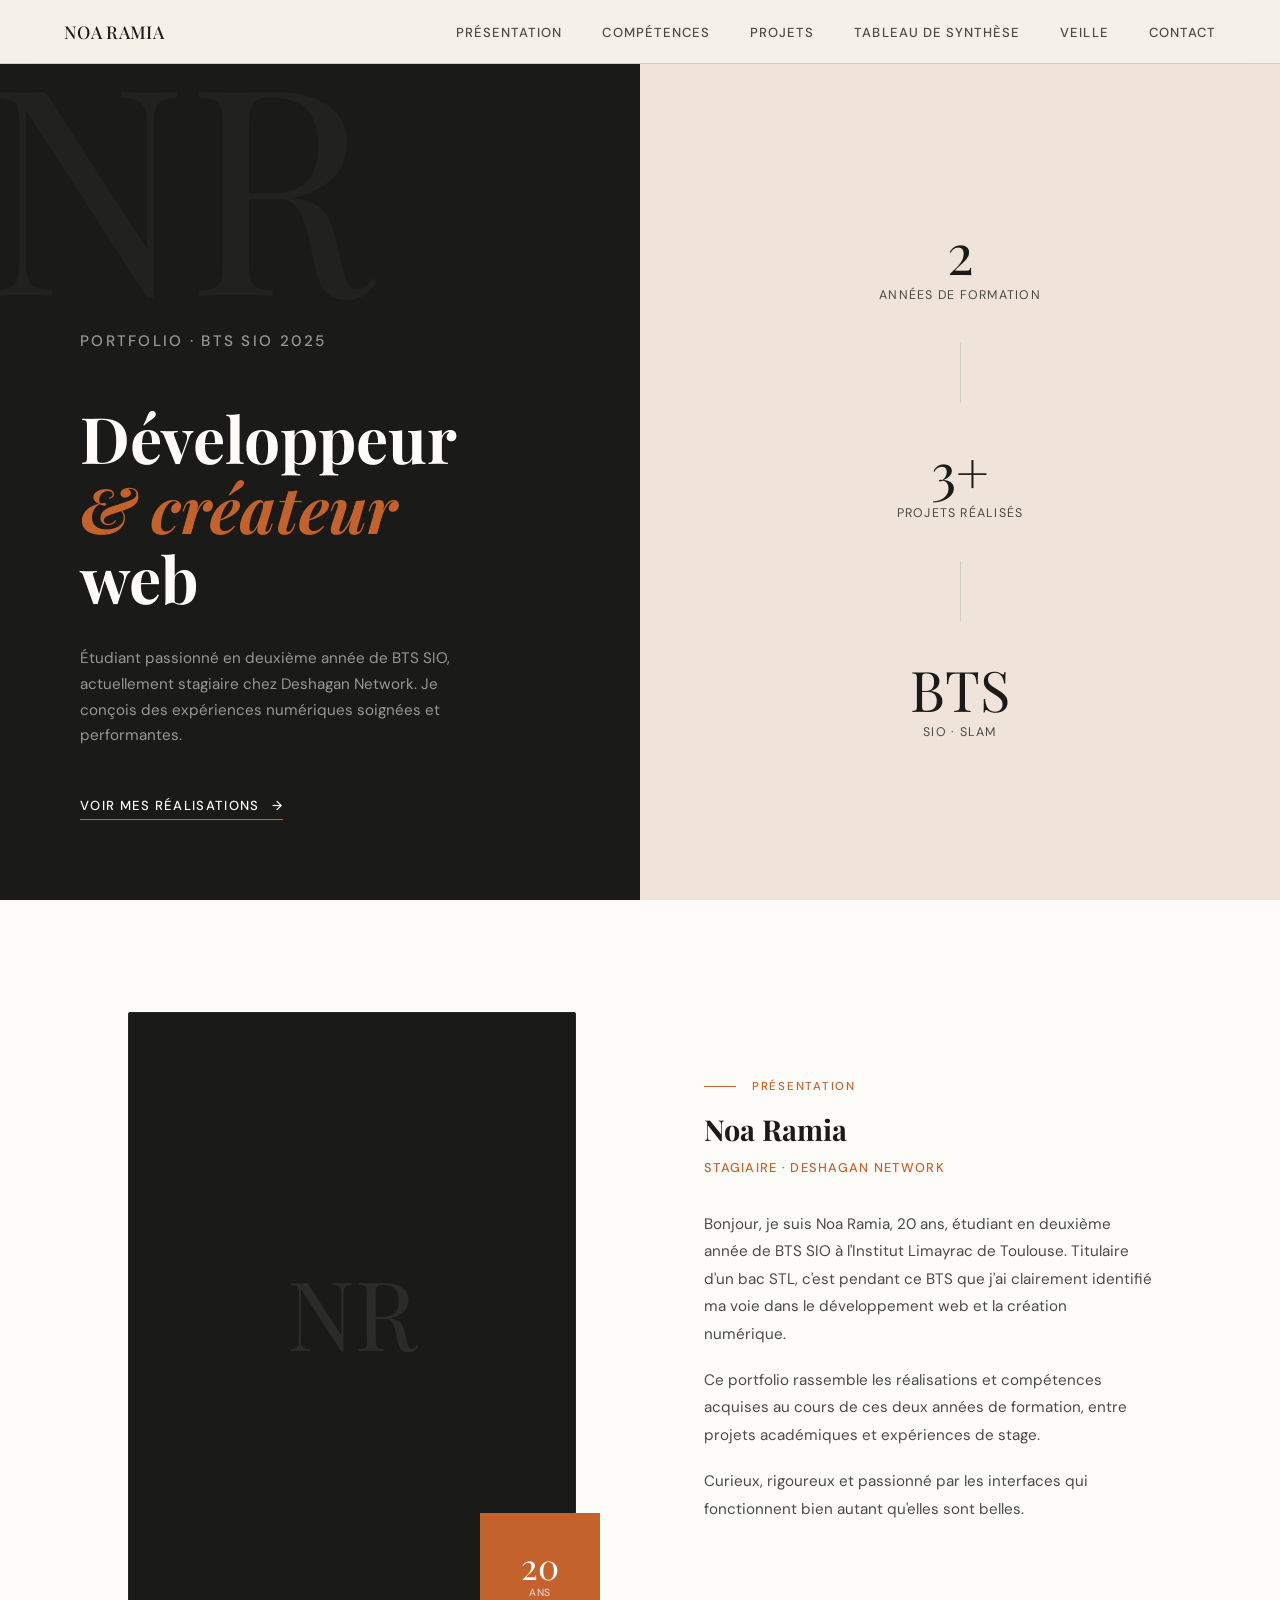
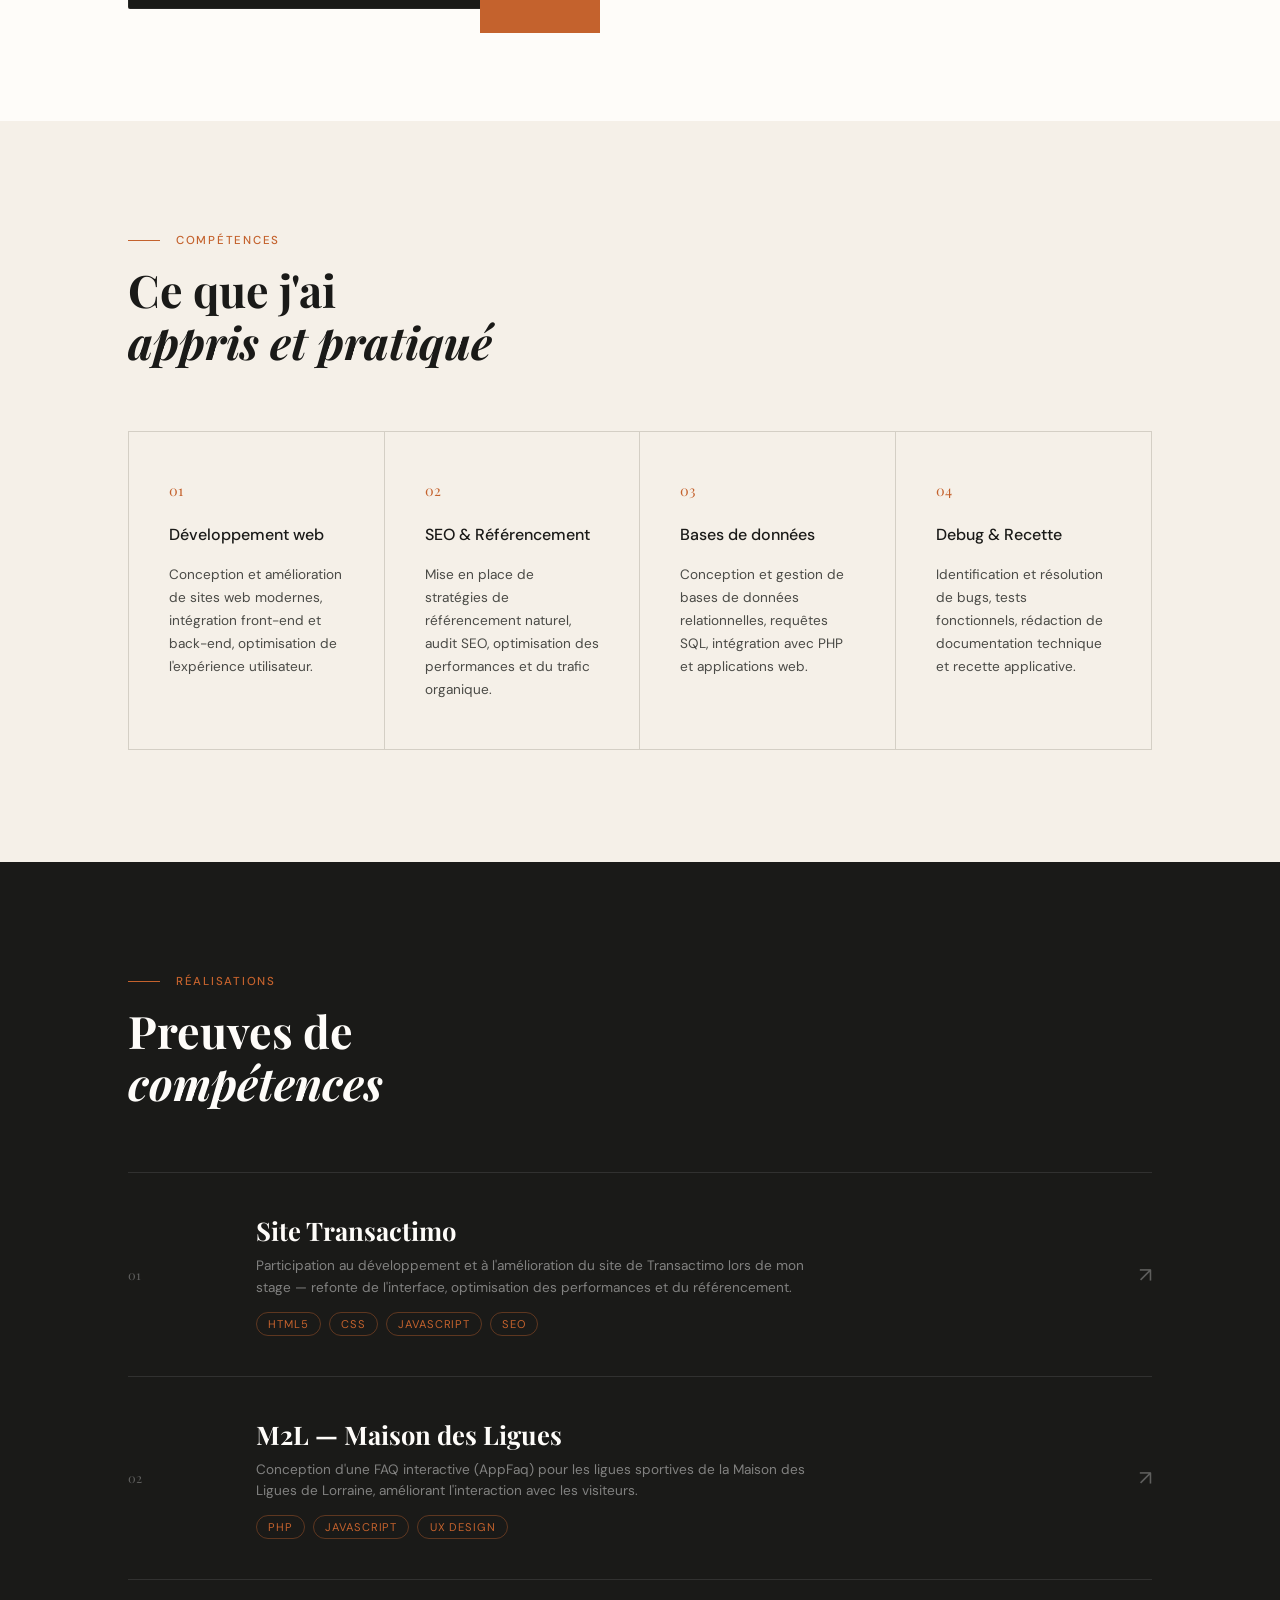
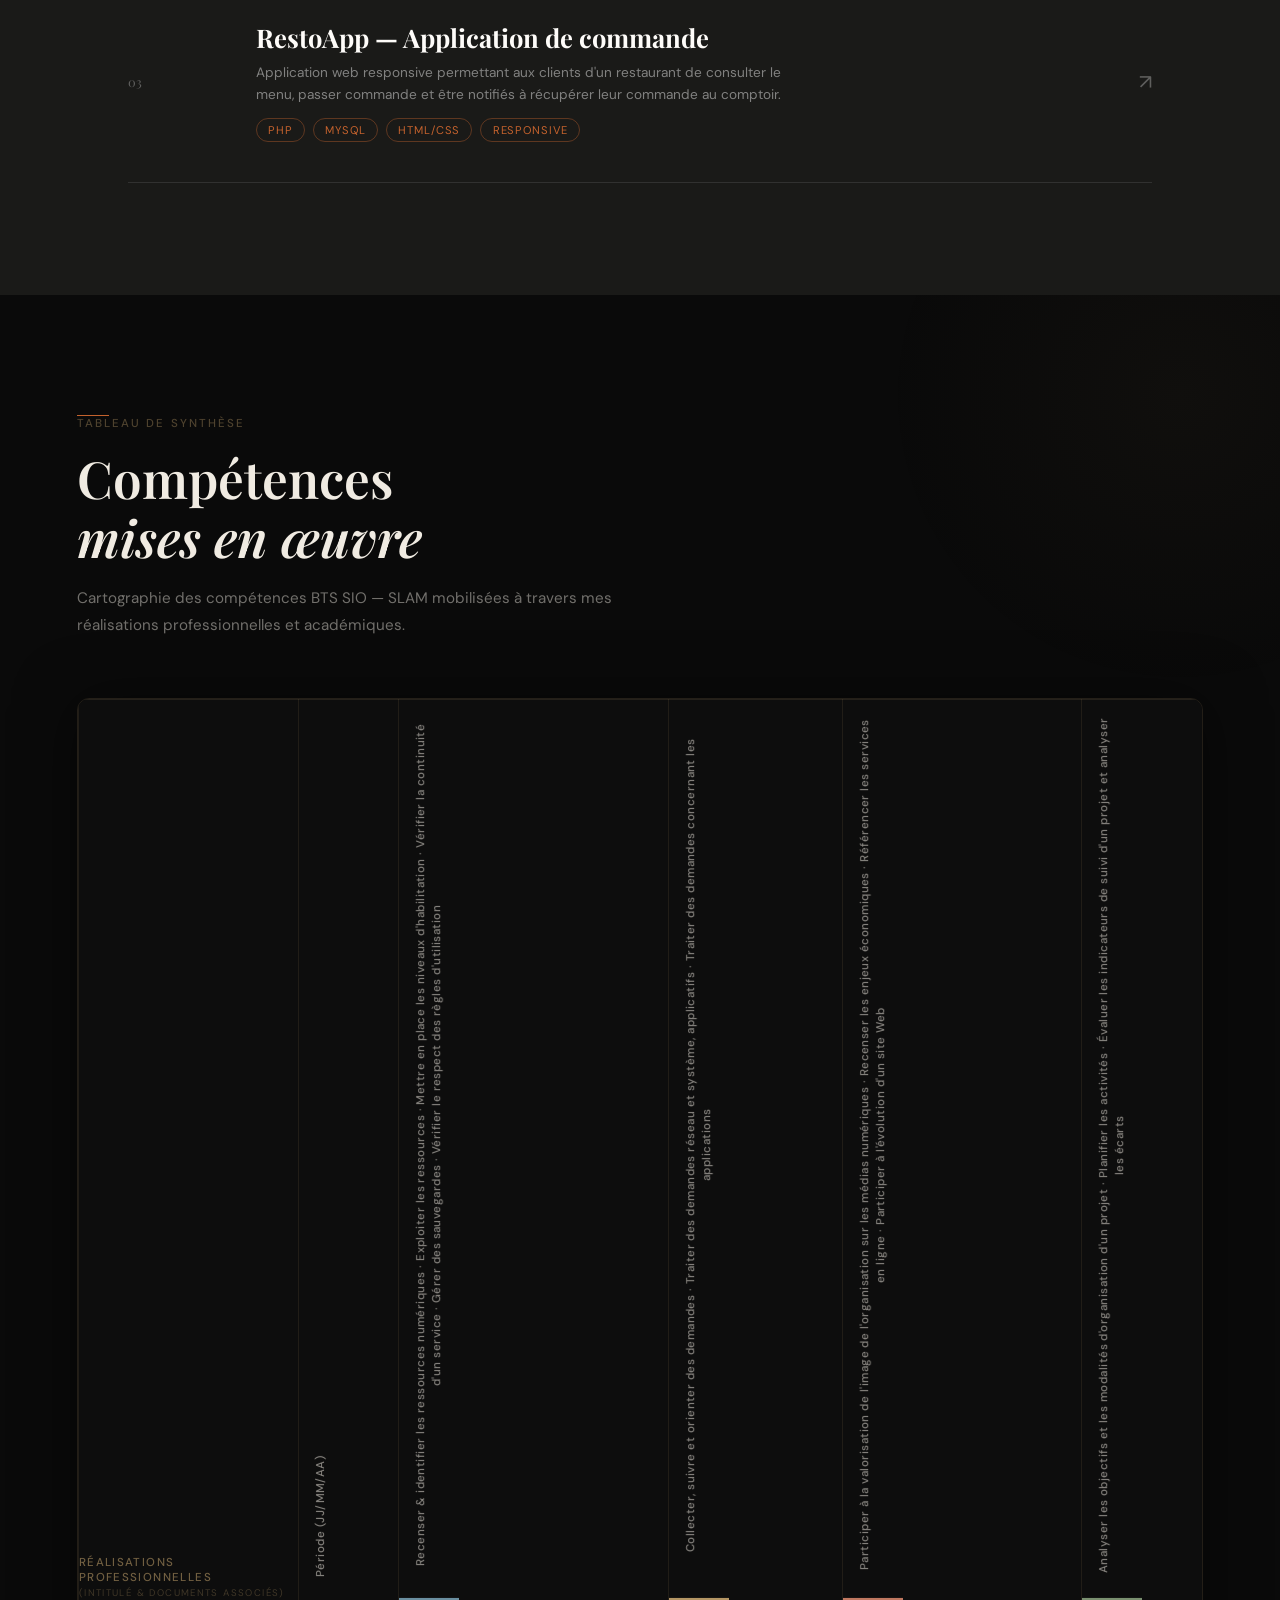
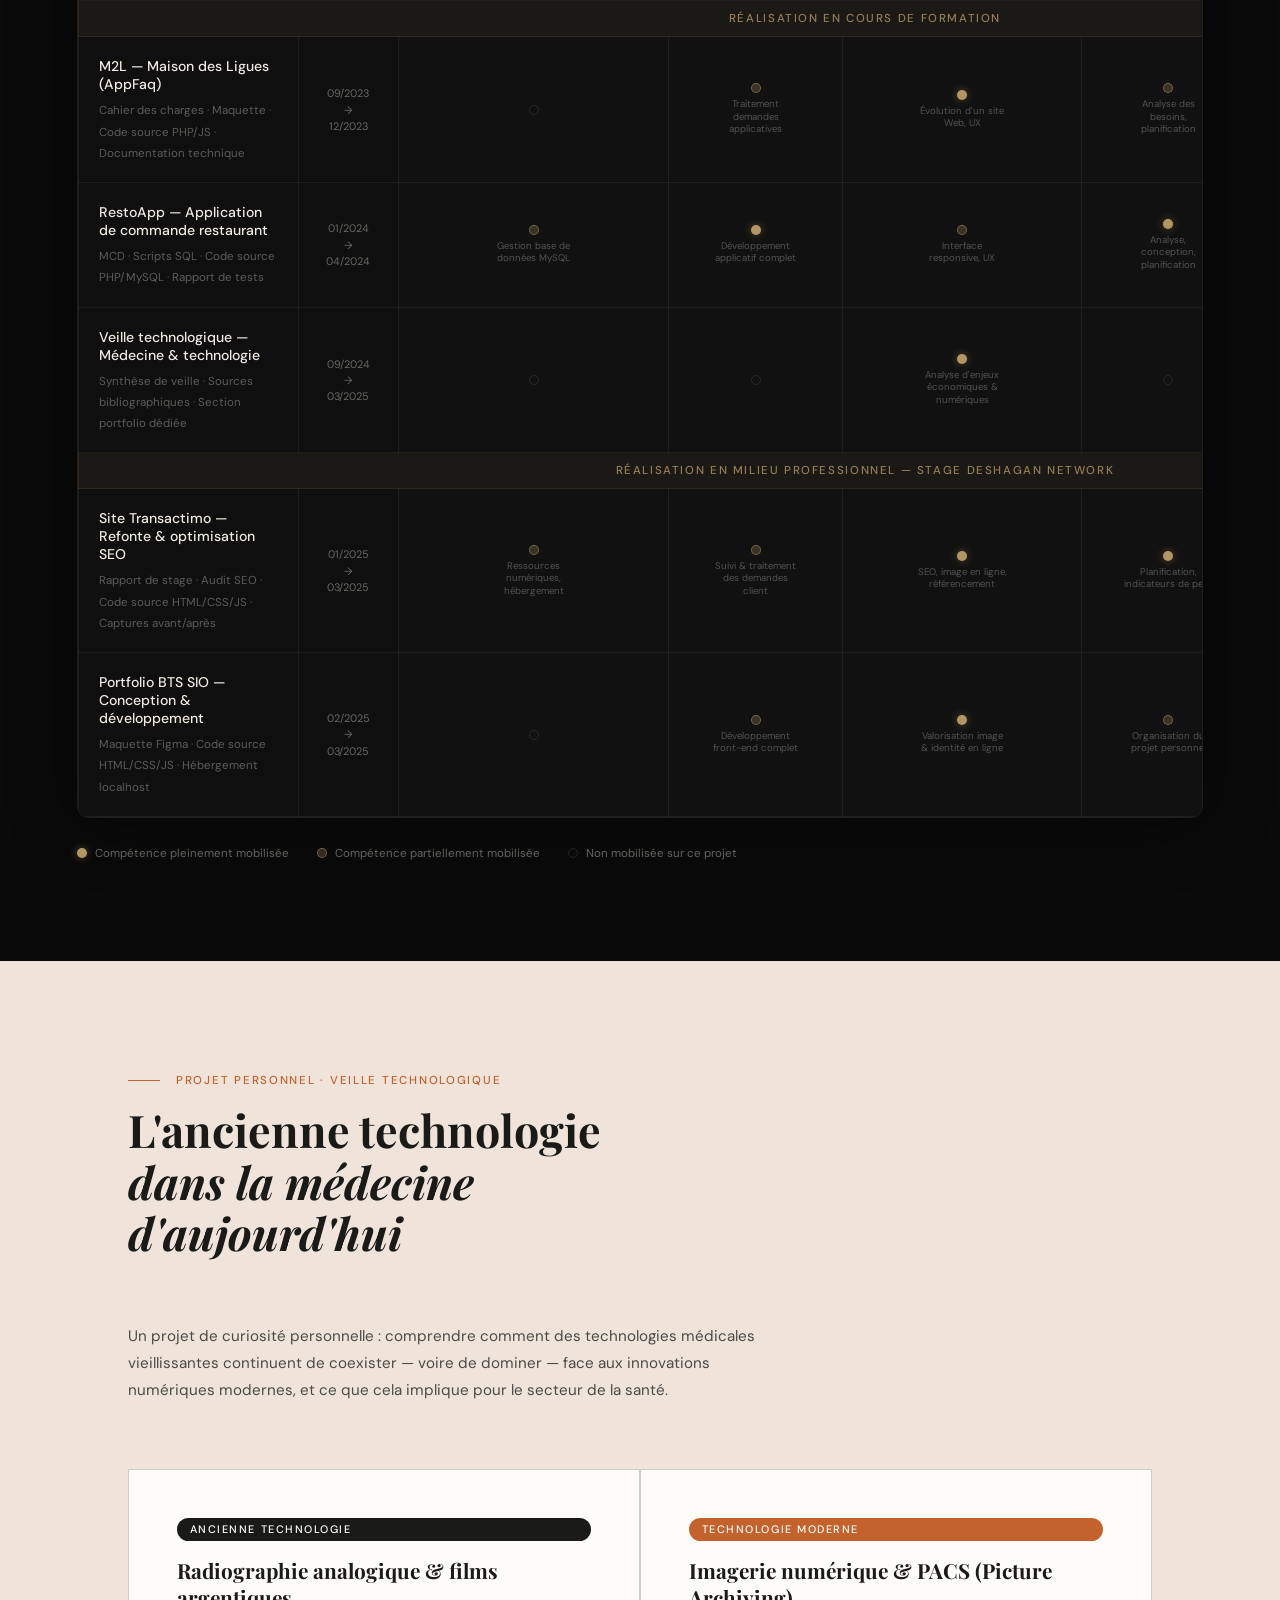
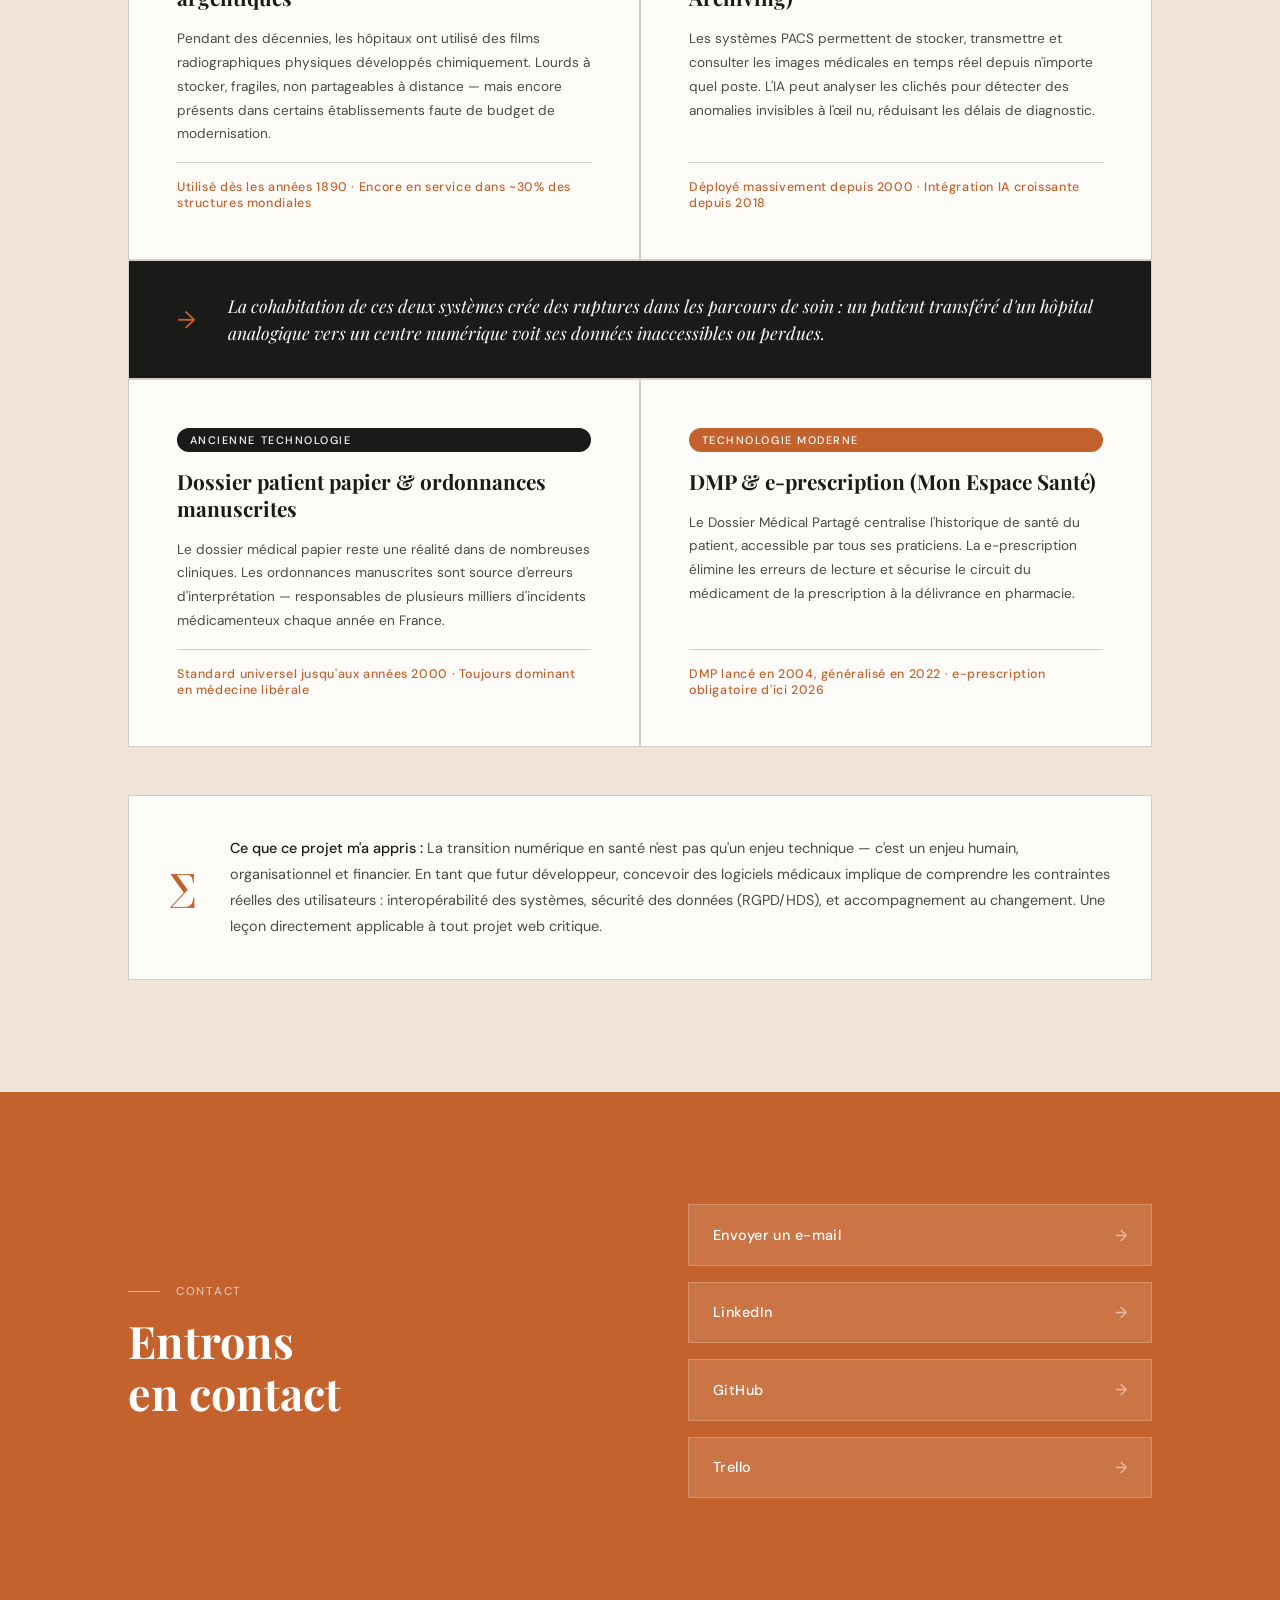
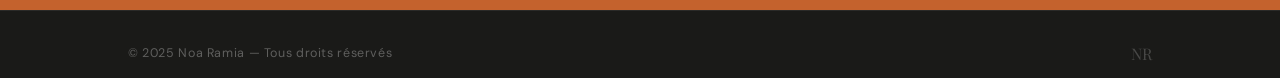
<file: E5.html>
<!DOCTYPE html>
<html lang="fr">
<head>
    <meta charset="UTF-8">
    <meta name="viewport" content="width=device-width, initial-scale=1.0">
    <title>Noa Ramia — Portfolio BTS SIO</title>
    <link href="style/style.css" rel="stylesheet">
    <link rel="preconnect" href="https://fonts.googleapis.com">
    <link href="https://fonts.googleapis.com/css2?family=Playfair+Display:ital,wght@0,400;0,600;1,400&family=DM+Sans:wght@300;400;500&display=swap" rel="stylesheet">

    <style>
    /* ══════════════════════════════════════
       TABLEAU DE SYNTHÈSE — styles inline
       ══════════════════════════════════════ */

    #synthese {
        padding: 120px 6vw 100px;
        background: #0a0a0a;
        position: relative;
        overflow: hidden;
    }
    #synthese::before {
        content: '';
        position: absolute;
        top: -200px; right: -200px;
        width: 600px; height: 600px;
        background: radial-gradient(circle, rgba(180,150,100,0.04) 0%, transparent 70%);
        pointer-events: none;
    }
    .synthese-inner { max-width: 1400px; margin: 0 auto; }

    /* Header */
    .synthese-header { margin-bottom: 60px; }
    .synthese-header .section-label {
        font-size: .72rem; letter-spacing: .18em; text-transform: uppercase;
        color: rgba(180,150,100,.4); font-family: 'DM Sans', sans-serif;
        font-weight: 500; margin-bottom: 18px; display: block;
    }
    .synthese-header h2 {
        font-family: 'Playfair Display', serif;
        font-size: clamp(2.2rem, 4vw, 3.4rem);
        font-weight: 600; color: #f0ebe2; line-height: 1.15; margin: 0 0 18px;
    }
    .synthese-header p {
        font-family: 'DM Sans', sans-serif; font-size: .95rem;
        color: rgba(240,235,226,.45); max-width: 560px; line-height: 1.75;
    }

    /* Table scroll wrapper */
    .table-scroll {
        overflow-x: auto;
        border-radius: 12px;
        border: 1px solid rgba(180,150,100,.15);
        box-shadow: 0 4px 60px rgba(0,0,0,.5);
    }

    /* Table base */
    .synthese-table {
        width: 100%; min-width: 1100px;
        border-collapse: collapse;
        font-family: 'DM Sans', sans-serif;
        background: #111;
    }

    /* TH — realisation */
    .th-realisation {
        width: 240px; min-width: 220px;
        background: #0d0d0d;
        padding: 22px 20px;
        text-align: left;
        font-size: .72rem; letter-spacing: .12em; text-transform: uppercase;
        color: rgba(180,150,100,.6); font-weight: 500;
        border: 1px solid rgba(180,150,100,.12);
        vertical-align: bottom;
    }

    /* TH — periode */
    .th-periode { width: 110px; min-width: 100px; }

    /* All TH cells */
    .synthese-table thead tr th {
        background: #0d0d0d; padding: 0;
        vertical-align: bottom;
        border: 1px solid rgba(180,150,100,.12);
    }

    /* Vertical text label inside TH */
    .th-label {
        display: block;
        writing-mode: vertical-rl;
        transform: rotate(180deg);
        padding: 22px 14px 14px;
        font-size: .72rem; font-weight: 500; letter-spacing: .04em;
        color: rgba(240,235,226,.55); line-height: 1.4;
        min-height: 160px;
    }

    /* Colored top border per block */
    .col-infra .th-label  { border-top: 2px solid #6a8fa0; }
    .col-dev   .th-label  { border-top: 2px solid #b49664; }
    .col-cyber .th-label  { border-top: 2px solid #c07860; }
    .col-proj  .th-label  { border-top: 2px solid #7a9070; }
    .col-tests .th-label  { border-top: 2px solid #9080b0; }
    .col-perso .th-label  { border-top: 2px solid #80a0a0; }

    /* Section separator row */
    .section-row td {
        background: rgba(180,150,100,.06);
        color: rgba(180,150,100,.8);
        font-size: .72rem; font-weight: 500;
        letter-spacing: .14em; text-transform: uppercase;
        padding: 10px 20px;
        border: 1px solid rgba(180,150,100,.12);
        text-align: center;
    }

    /* Data rows */
    .synthese-table tbody tr.data-row { transition: background .2s; }
    .synthese-table tbody tr.data-row:hover { background: rgba(180,150,100,.04); }
    .synthese-table tbody tr.data-row td {
        border: 1px solid rgba(240,235,226,.06);
        padding: 0; vertical-align: middle;
    }

    /* Realisation cell */
    .td-realisation { padding: 20px !important; background: #0f0f0f; }
    .td-realisation .proj-title {
        font-size: .88rem; font-weight: 500; color: #f0ebe2;
        margin-bottom: 5px; display: block;
    }
    .td-realisation .proj-docs {
        font-size: .72rem; color: rgba(240,235,226,.35); line-height: 1.5;
    }

    /* Periode cell */
    .td-periode { padding: 14px 12px !important; background: #0f0f0f; }
    .periode-badge {
        font-size: .68rem; color: rgba(240,235,226,.4);
        text-align: center; display: block; line-height: 1.5;
    }

    /* Competence cell */
    .td-comp { text-align: center; padding: 0 !important; min-width: 120px; }
    .comp-check {
        display: flex; flex-direction: column;
        align-items: center; justify-content: center;
        gap: 5px; padding: 14px 10px; height: 100%;
    }

    /* Dot indicators */
    .dot {
        width: 10px; height: 10px;
        border-radius: 50%; display: inline-block;
    }
    .dot-full    { background: #b49664; box-shadow: 0 0 8px rgba(180,150,100,.45); }
    .dot-partial { background: rgba(180,150,100,.25); border: 1px solid rgba(180,150,100,.5); }
    .dot-none    { background: transparent; border: 1px solid rgba(240,235,226,.1); }

    /* Sub-label inside comp cell */
    .comp-sublabel {
        font-size: .6rem; color: rgba(240,235,226,.3);
        text-align: center; line-height: 1.3; max-width: 90px;
    }

    /* Legend */
    .legend {
        display: flex; gap: 28px; margin-top: 28px; flex-wrap: wrap;
    }
    .legend-item {
        display: flex; align-items: center; gap: 8px;
        font-size: .72rem; font-family: 'DM Sans', sans-serif;
        color: rgba(240,235,226,.4); font-weight: 400;
    }

    /* Reveal (shared with rest of page) */
    .reveal { opacity: 0; transform: translateY(28px); transition: opacity .7s ease, transform .7s ease; }
    .reveal.visible { opacity: 1; transform: none; }
    .reveal-delay-1 { transition-delay: .1s; }
    .reveal-delay-2 { transition-delay: .2s; }
    .reveal-delay-3 { transition-delay: .3s; }
    </style>
</head>
<body>

<!-- ══ NAV ══ -->
<nav>
    <a href="#accueil" class="nav-logo">Noa Ramia</a>
    <ul>
        <li><a href="#apropos">Présentation</a></li>
        <li><a href="#competences">Compétences</a></li>
        <li><a href="#projets">Projets</a></li>
        <li><a href="#synthese">Tableau de synthèse</a></li>
        <li><a href="#veille">Veille</a></li>
        <li><a href="#contact">Contact</a></li>
    </ul>
</nav>

<!-- ══ HERO ══ -->
<section id="accueil" class="hero">
    <div class="hero-left">
        <p class="hero-eyebrow">Portfolio · BTS SIO 2025</p>
        <h1>Développeur<br><em>&amp; créateur</em><br>web</h1>
        <p>Étudiant passionné en deuxième année de BTS SIO, actuellement stagiaire chez Deshagan Network. Je conçois des expériences numériques soignées et performantes.</p>
        <a href="#projets" class="hero-cta">Voir mes réalisations</a>
    </div>
    <div class="hero-right">
        <div class="hero-stat">
            <div class="number">2</div>
            <div class="label">Années de formation</div>
        </div>
        <div class="hero-divider"></div>
        <div class="hero-stat">
            <div class="number">3+</div>
            <div class="label">Projets réalisés</div>
        </div>
        <div class="hero-divider"></div>
        <div class="hero-stat">
            <div class="number">BTS</div>
            <div class="label">SIO · SLAM</div>
        </div>
    </div>
</section>

<!-- ══ ABOUT ══ -->
<section id="apropos">
    <div class="about-inner">
        <div class="about-image-block reveal">
            <div class="about-frame">
                <div class="about-frame-placeholder">NR</div>
            </div>
            <div class="about-accent-box">
                <span class="num">20</span>
                <span class="txt">ans</span>
            </div>
        </div>
        <div class="about-text">
            <div class="section-label reveal">Présentation</div>
            <h3 class="reveal reveal-delay-1">Noa Ramia</h3>
            <p class="role reveal reveal-delay-1">Stagiaire · Deshagan Network</p>
            <p class="reveal reveal-delay-2">Bonjour, je suis Noa Ramia, 20 ans, étudiant en deuxième année de BTS SIO à l'Institut Limayrac de Toulouse. Titulaire d'un bac STL, c'est pendant ce BTS que j'ai clairement identifié ma voie dans le développement web et la création numérique.</p>
            <p class="reveal reveal-delay-2">Ce portfolio rassemble les réalisations et compétences acquises au cours de ces deux années de formation, entre projets académiques et expériences de stage.</p>
            <p class="reveal reveal-delay-3">Curieux, rigoureux et passionné par les interfaces qui fonctionnent bien autant qu'elles sont belles.</p>
        </div>
    </div>
</section>

<!-- ══ SKILLS ══ -->
<section id="competences">
    <div class="skills-inner">
        <div class="section-label reveal">Compétences</div>
        <h2 class="section-title reveal reveal-delay-1">Ce que j'ai<br><em style="font-style:italic;font-family:'Playfair Display',serif;">appris et pratiqué</em></h2>
        <div class="skills-grid">
            <div class="skill-card reveal">
                <div class="skill-num">01</div>
                <h3>Développement web</h3>
                <p>Conception et amélioration de sites web modernes, intégration front-end et back-end, optimisation de l'expérience utilisateur.</p>
            </div>
            <div class="skill-card reveal reveal-delay-1">
                <div class="skill-num">02</div>
                <h3>SEO &amp; Référencement</h3>
                <p>Mise en place de stratégies de référencement naturel, audit SEO, optimisation des performances et du trafic organique.</p>
            </div>
            <div class="skill-card reveal reveal-delay-2">
                <div class="skill-num">03</div>
                <h3>Bases de données</h3>
                <p>Conception et gestion de bases de données relationnelles, requêtes SQL, intégration avec PHP et applications web.</p>
            </div>
            <div class="skill-card reveal reveal-delay-3">
                <div class="skill-num">04</div>
                <h3>Debug &amp; Recette</h3>
                <p>Identification et résolution de bugs, tests fonctionnels, rédaction de documentation technique et recette applicative.</p>
            </div>
        </div>
    </div>
</section>

<!-- ══ PROJECTS ══ -->
<section id="projets">
    <div class="projects-inner">
        <div class="section-label reveal">Réalisations</div>
        <h2 class="section-title reveal reveal-delay-1">Preuves de<br><em>compétences</em></h2>
        <div class="projects-list">
            <a href="http://localhost/" class="project-item reveal">
                <div class="project-num">01</div>
                <div class="project-info">
                    <h3>Site Transactimo</h3>
                    <p>Participation au développement et à l'amélioration du site de Transactimo lors de mon stage — refonte de l'interface, optimisation des performances et du référencement.</p>
                    <div class="project-tags-row">
                        <span class="project-tag">HTML5</span>
                        <span class="project-tag">CSS</span>
                        <span class="project-tag">JavaScript</span>
                        <span class="project-tag">SEO</span>
                    </div>
                </div>
                <div class="project-arrow">↗</div>
            </a>
            <a href="http://localhost/projets/ExerciceCodage/M2L/Code/" class="project-item reveal">
                <div class="project-num">02</div>
                <div class="project-info">
                    <h3>M2L — Maison des Ligues</h3>
                    <p>Conception d'une FAQ interactive (AppFaq) pour les ligues sportives de la Maison des Ligues de Lorraine, améliorant l'interaction avec les visiteurs.</p>
                    <div class="project-tags-row">
                        <span class="project-tag">PHP</span>
                        <span class="project-tag">JavaScript</span>
                        <span class="project-tag">UX Design</span>
                    </div>
                </div>
                <div class="project-arrow">↗</div>
            </a>
            <a href="http://localhost/projets/ExerciceCodage/RestoWeb/Site/" class="project-item reveal">
                <div class="project-num">03</div>
                <div class="project-info">
                    <h3>RestoApp — Application de commande</h3>
                    <p>Application web responsive permettant aux clients d'un restaurant de consulter le menu, passer commande et être notifiés à récupérer leur commande au comptoir.</p>
                    <div class="project-tags-row">
                        <span class="project-tag">PHP</span>
                        <span class="project-tag">MySQL</span>
                        <span class="project-tag">HTML/CSS</span>
                        <span class="project-tag">Responsive</span>
                    </div>
                </div>
                <div class="project-arrow">↗</div>
            </a>
        </div>
    </div>
</section>

<!-- ══ TABLEAU DE SYNTHÈSE ══ -->
<section id="synthese">
    <div class="synthese-inner">

        <div class="synthese-header">
            <span class="section-label reveal">Tableau de synthèse</span>
            <h2 class="reveal reveal-delay-1">Compétences<br><em style="font-style:italic;font-family:'Playfair Display',serif;">mises en œuvre</em></h2>
            <p class="reveal reveal-delay-2">Cartographie des compétences BTS SIO — SLAM mobilisées à travers mes réalisations professionnelles et académiques.</p>
        </div>

        <div class="table-scroll reveal reveal-delay-2">
            <table class="synthese-table">
                <thead>
                    <tr>
                        <th class="th-realisation">
                            Réalisations professionnelles<br>
                            <small style="opacity:.5;font-weight:400;">(intitulé &amp; documents associés)</small>
                        </th>
                        <th class="th-periode">
                            <span class="th-label">Période (JJ/MM/AA)</span>
                        </th>
                        <th class="col-infra">
                            <span class="th-label">Recenser &amp; identifier les ressources numériques · Exploiter les ressources · Mettre en place les niveaux d'habilitation · Vérifier la continuité d'un service · Gérer des sauvegardes · Vérifier le respect des règles d'utilisation</span>
                        </th>
                        <th class="col-dev">
                            <span class="th-label">Collecter, suivre et orienter des demandes · Traiter des demandes réseau et système, applicatifs · Traiter des demandes concernant les applications</span>
                        </th>
                        <th class="col-cyber">
                            <span class="th-label">Participer à la valorisation de l'image de l'organisation sur les médias numériques · Recenser les enjeux économiques · Référencer les services en ligne · Participer à l'évolution d'un site Web</span>
                        </th>
                        <th class="col-proj">
                            <span class="th-label">Analyser les objectifs et les modalités d'organisation d'un projet · Planifier les activités · Évaluer les indicateurs de suivi d'un projet et analyser les écarts</span>
                        </th>
                        <th class="col-tests">
                            <span class="th-label">Réaliser les tests d'intégration et d'acceptation d'un service · Déployer un service · Accompagner les utilisateurs dans la mise en place d'un service</span>
                        </th>
                        <th class="col-perso">
                            <span class="th-label">Mettre en place son environnement d'apprentissage personnel · Mettre en œuvre son identité professionnelle · Gérer son identité professionnelle · Développer son projet professionnel</span>
                        </th>
                    </tr>
                </thead>
                <tbody>

                    <!-- ─ Section formation ─ -->
                    <tr class="section-row">
                        <td colspan="9">Réalisation en cours de formation</td>
                    </tr>

                    <!-- Projet 1 : M2L -->
                    <tr class="data-row">
                        <td class="td-realisation">
                            <span class="proj-title">M2L — Maison des Ligues (AppFaq)</span>
                            <span class="proj-docs">Cahier des charges · Maquette · Code source PHP/JS · Documentation technique</span>
                        </td>
                        <td class="td-periode"><span class="periode-badge">09/2023<br>→<br>12/2023</span></td>
                        <td class="td-comp"><div class="comp-check"><span class="dot dot-none"></span></div></td>
                        <td class="td-comp">
                            <div class="comp-check">
                                <span class="dot dot-partial"></span>
                                <span class="comp-sublabel">Traitement demandes applicatives</span>
                            </div>
                        </td>
                        <td class="td-comp">
                            <div class="comp-check">
                                <span class="dot dot-full"></span>
                                <span class="comp-sublabel">Évolution d'un site Web, UX</span>
                            </div>
                        </td>
                        <td class="td-comp">
                            <div class="comp-check">
                                <span class="dot dot-partial"></span>
                                <span class="comp-sublabel">Analyse des besoins, planification</span>
                            </div>
                        </td>
                        <td class="td-comp">
                            <div class="comp-check">
                                <span class="dot dot-full"></span>
                                <span class="comp-sublabel">Tests fonctionnels, déploiement local</span>
                            </div>
                        </td>
                        <td class="td-comp">
                            <div class="comp-check">
                                <span class="dot dot-partial"></span>
                                <span class="comp-sublabel">Documentation &amp; portfolio</span>
                            </div>
                        </td>
                    </tr>

                    <!-- Projet 2 : RestoApp -->
                    <tr class="data-row">
                        <td class="td-realisation">
                            <span class="proj-title">RestoApp — Application de commande restaurant</span>
                            <span class="proj-docs">MCD · Scripts SQL · Code source PHP/MySQL · Rapport de tests</span>
                        </td>
                        <td class="td-periode"><span class="periode-badge">01/2024<br>→<br>04/2024</span></td>
                        <td class="td-comp">
                            <div class="comp-check">
                                <span class="dot dot-partial"></span>
                                <span class="comp-sublabel">Gestion base de données MySQL</span>
                            </div>
                        </td>
                        <td class="td-comp">
                            <div class="comp-check">
                                <span class="dot dot-full"></span>
                                <span class="comp-sublabel">Développement applicatif complet</span>
                            </div>
                        </td>
                        <td class="td-comp">
                            <div class="comp-check">
                                <span class="dot dot-partial"></span>
                                <span class="comp-sublabel">Interface responsive, UX</span>
                            </div>
                        </td>
                        <td class="td-comp">
                            <div class="comp-check">
                                <span class="dot dot-full"></span>
                                <span class="comp-sublabel">Analyse, conception, planification</span>
                            </div>
                        </td>
                        <td class="td-comp">
                            <div class="comp-check">
                                <span class="dot dot-full"></span>
                                <span class="comp-sublabel">Tests fonctionnels, recette</span>
                            </div>
                        </td>
                        <td class="td-comp">
                            <div class="comp-check">
                                <span class="dot dot-partial"></span>
                                <span class="comp-sublabel">Valorisation dans le portfolio</span>
                            </div>
                        </td>
                    </tr>

                    <!-- Projet 3 : Veille -->
                    <tr class="data-row">
                        <td class="td-realisation">
                            <span class="proj-title">Veille technologique — Médecine &amp; technologie</span>
                            <span class="proj-docs">Synthèse de veille · Sources bibliographiques · Section portfolio dédiée</span>
                        </td>
                        <td class="td-periode"><span class="periode-badge">09/2024<br>→<br>03/2025</span></td>
                        <td class="td-comp"><div class="comp-check"><span class="dot dot-none"></span></div></td>
                        <td class="td-comp"><div class="comp-check"><span class="dot dot-none"></span></div></td>
                        <td class="td-comp">
                            <div class="comp-check">
                                <span class="dot dot-full"></span>
                                <span class="comp-sublabel">Analyse d'enjeux économiques &amp; numériques</span>
                            </div>
                        </td>
                        <td class="td-comp"><div class="comp-check"><span class="dot dot-none"></span></div></td>
                        <td class="td-comp"><div class="comp-check"><span class="dot dot-none"></span></div></td>
                        <td class="td-comp">
                            <div class="comp-check">
                                <span class="dot dot-full"></span>
                                <span class="comp-sublabel">Développement du projet professionnel</span>
                            </div>
                        </td>
                    </tr>

                    <!-- ─ Section stage ─ -->
                    <tr class="section-row">
                        <td colspan="9">Réalisation en milieu professionnel — Stage Deshagan Network</td>
                    </tr>

                    <!-- Projet 4 : Transactimo -->
                    <tr class="data-row">
                        <td class="td-realisation">
                            <span class="proj-title">Site Transactimo — Refonte &amp; optimisation SEO</span>
                            <span class="proj-docs">Rapport de stage · Audit SEO · Code source HTML/CSS/JS · Captures avant/après</span>
                        </td>
                        <td class="td-periode"><span class="periode-badge">01/2025<br>→<br>03/2025</span></td>
                        <td class="td-comp">
                            <div class="comp-check">
                                <span class="dot dot-partial"></span>
                                <span class="comp-sublabel">Ressources numériques, hébergement</span>
                            </div>
                        </td>
                        <td class="td-comp">
                            <div class="comp-check">
                                <span class="dot dot-partial"></span>
                                <span class="comp-sublabel">Suivi &amp; traitement des demandes client</span>
                            </div>
                        </td>
                        <td class="td-comp">
                            <div class="comp-check">
                                <span class="dot dot-full"></span>
                                <span class="comp-sublabel">SEO, image en ligne, référencement</span>
                            </div>
                        </td>
                        <td class="td-comp">
                            <div class="comp-check">
                                <span class="dot dot-full"></span>
                                <span class="comp-sublabel">Planification, indicateurs de perf.</span>
                            </div>
                        </td>
                        <td class="td-comp">
                            <div class="comp-check">
                                <span class="dot dot-full"></span>
                                <span class="comp-sublabel">Tests d'intégration, déploiement prod</span>
                            </div>
                        </td>
                        <td class="td-comp">
                            <div class="comp-check">
                                <span class="dot dot-full"></span>
                                <span class="comp-sublabel">Environnement pro, identité numérique</span>
                            </div>
                        </td>
                    </tr>

                    <!-- Projet 5 : Portfolio -->
                    <tr class="data-row">
                        <td class="td-realisation">
                            <span class="proj-title">Portfolio BTS SIO — Conception &amp; développement</span>
                            <span class="proj-docs">Maquette Figma · Code source HTML/CSS/JS · Hébergement localhost</span>
                        </td>
                        <td class="td-periode"><span class="periode-badge">02/2025<br>→<br>03/2025</span></td>
                        <td class="td-comp"><div class="comp-check"><span class="dot dot-none"></span></div></td>
                        <td class="td-comp">
                            <div class="comp-check">
                                <span class="dot dot-partial"></span>
                                <span class="comp-sublabel">Développement front-end complet</span>
                            </div>
                        </td>
                        <td class="td-comp">
                            <div class="comp-check">
                                <span class="dot dot-full"></span>
                                <span class="comp-sublabel">Valorisation image &amp; identité en ligne</span>
                            </div>
                        </td>
                        <td class="td-comp">
                            <div class="comp-check">
                                <span class="dot dot-partial"></span>
                                <span class="comp-sublabel">Organisation du projet personnel</span>
                            </div>
                        </td>
                        <td class="td-comp">
                            <div class="comp-check">
                                <span class="dot dot-partial"></span>
                                <span class="comp-sublabel">Tests cross-browser, déploiement</span>
                            </div>
                        </td>
                        <td class="td-comp">
                            <div class="comp-check">
                                <span class="dot dot-full"></span>
                                <span class="comp-sublabel">Projet professionnel &amp; identité SIO</span>
                            </div>
                        </td>
                    </tr>

                </tbody>
            </table>
        </div>

        <!-- Légende -->
        <div class="legend reveal">
            <div class="legend-item"><span class="dot dot-full"></span>Compétence pleinement mobilisée</div>
            <div class="legend-item"><span class="dot dot-partial"></span>Compétence partiellement mobilisée</div>
            <div class="legend-item"><span class="dot dot-none"></span>Non mobilisée sur ce projet</div>
        </div>

    </div>
</section>

<!-- ══ VEILLE ══ -->
<section id="veille">
    <div class="veille-inner">
        <div class="section-label reveal">Projet personnel · Veille technologique</div>
        <h2 class="section-title reveal reveal-delay-1">L'ancienne technologie<br><em>dans la médecine d'aujourd'hui</em></h2>
        <p class="veille-intro reveal reveal-delay-2">Un projet de curiosité personnelle : comprendre comment des technologies médicales vieillissantes continuent de coexister — voire de dominer — face aux innovations numériques modernes, et ce que cela implique pour le secteur de la santé.</p>

        <div class="veille-grid">
            <div class="veille-card reveal">
                <span class="veille-era era-old">Ancienne technologie</span>
                <h4>Radiographie analogique &amp; films argentiques</h4>
                <p>Pendant des décennies, les hôpitaux ont utilisé des films radiographiques physiques développés chimiquement. Lourds à stocker, fragiles, non partageables à distance — mais encore présents dans certains établissements faute de budget de modernisation.</p>
                <div class="veille-detail">Utilisé dès les années 1890 · Encore en service dans ~30% des structures mondiales</div>
            </div>
            <div class="veille-card reveal reveal-delay-1">
                <span class="veille-era era-new">Technologie moderne</span>
                <h4>Imagerie numérique &amp; PACS (Picture Archiving)</h4>
                <p>Les systèmes PACS permettent de stocker, transmettre et consulter les images médicales en temps réel depuis n'importe quel poste. L'IA peut analyser les clichés pour détecter des anomalies invisibles à l'œil nu, réduisant les délais de diagnostic.</p>
                <div class="veille-detail">Déployé massivement depuis 2000 · Intégration IA croissante depuis 2018</div>
            </div>
            <div class="veille-connector">
                <p>La cohabitation de ces deux systèmes crée des ruptures dans les parcours de soin : un patient transféré d'un hôpital analogique vers un centre numérique voit ses données inaccessibles ou perdues.</p>
            </div>
            <div class="veille-card reveal">
                <span class="veille-era era-old">Ancienne technologie</span>
                <h4>Dossier patient papier &amp; ordonnances manuscrites</h4>
                <p>Le dossier médical papier reste une réalité dans de nombreuses cliniques. Les ordonnances manuscrites sont source d'erreurs d'interprétation — responsables de plusieurs milliers d'incidents médicamenteux chaque année en France.</p>
                <div class="veille-detail">Standard universel jusqu'aux années 2000 · Toujours dominant en médecine libérale</div>
            </div>
            <div class="veille-card reveal reveal-delay-1">
                <span class="veille-era era-new">Technologie moderne</span>
                <h4>DMP &amp; e-prescription (Mon Espace Santé)</h4>
                <p>Le Dossier Médical Partagé centralise l'historique de santé du patient, accessible par tous ses praticiens. La e-prescription élimine les erreurs de lecture et sécurise le circuit du médicament de la prescription à la délivrance en pharmacie.</p>
                <div class="veille-detail">DMP lancé en 2004, généralisé en 2022 · e-prescription obligatoire d'ici 2026</div>
            </div>
        </div>

        <div class="veille-conclusion reveal">
            <div class="veille-conclusion-icon">∑</div>
            <p><strong>Ce que ce projet m'a appris :</strong> La transition numérique en santé n'est pas qu'un enjeu technique — c'est un enjeu humain, organisationnel et financier. En tant que futur développeur, concevoir des logiciels médicaux implique de comprendre les contraintes réelles des utilisateurs : interopérabilité des systèmes, sécurité des données (RGPD/HDS), et accompagnement au changement. Une leçon directement applicable à tout projet web critique.</p>
        </div>
    </div>
</section>

<!-- ══ CONTACT ══ -->
<section id="contact">
    <div class="contact-inner">
        <div class="contact-left">
            <div class="section-label reveal">Contact</div>
            <h2 class="reveal reveal-delay-1">Entrons<br>en contact</h2>
        </div>
        <div class="contact-right">
            <a href="https://mail.google.com/mail/u/0/?compose=new" class="contact-link reveal">
                Envoyer un e-mail <span>→</span>
            </a>
            <a href="https://www.linkedin.com/in/noa-ramia-bb2965331/" target="_blank" class="contact-link reveal reveal-delay-1">
                LinkedIn <span>→</span>
            </a>
            <a href="https://github.com/NoaRAMIA" target="_blank" class="contact-link reveal reveal-delay-2">
                GitHub <span>→</span>
            </a>
            <a href="https://trello.com/u/noaramia2/boards" target="_blank" class="contact-link reveal reveal-delay-3">
                Trello <span>→</span>
            </a>
        </div>
    </div>
</section>

<!-- ══ FOOTER ══ -->
<footer>
    <p>© 2025 Noa Ramia — Tous droits réservés</p>
    <span class="footer-logo">NR</span>
</footer>

<script>
    const reveals = document.querySelectorAll('.reveal');
    const observer = new IntersectionObserver((entries) => {
        entries.forEach(e => {
            if (e.isIntersecting) {
                e.target.classList.add('visible');
                observer.unobserve(e.target);
            }
        });
    }, { threshold: 0.08, rootMargin: '0px 0px -30px 0px' });
    reveals.forEach(el => observer.observe(el));
    document.querySelectorAll('.hero .reveal').forEach(el => el.classList.add('visible'));
</script>
</body>
</html>
</file>
<file: style/style.css>
:root {
            --cream: #F5F0E8;
            --ink: #1A1A18;
            --ink-light: #4A4A46;
            --accent: #C4622D;
            --accent-pale: #F0E4DA;
            --rule: #D4CFC5;
            --white: #FEFCF9;
        }

        * { margin: 0; padding: 0; box-sizing: border-box; }

        html { scroll-behavior: smooth; }

        body {
            font-family: 'DM Sans', sans-serif;
            background: var(--cream);
            color: var(--ink);
            overflow-x: hidden;
        }

        /* ── NAV ── */
        nav {
            position: fixed;
            top: 0; width: 100%;
            z-index: 100;
            background: rgba(245, 240, 232, 0.92);
            backdrop-filter: blur(12px);
            border-bottom: 1px solid var(--rule);
            padding: 0 4rem;
            display: flex;
            align-items: center;
            justify-content: space-between;
            height: 64px;
        }

        .nav-logo {
            font-family: 'Playfair Display', serif;
            font-size: 1.1rem;
            letter-spacing: 0.02em;
            color: var(--ink);
            text-decoration: none;
        }

        nav ul {
            display: flex;
            list-style: none;
            gap: 2.5rem;
        }

        nav a {
            color: var(--ink-light);
            text-decoration: none;
            font-size: 0.82rem;
            font-weight: 500;
            letter-spacing: 0.08em;
            text-transform: uppercase;
            transition: color 0.25s;
        }

        nav a:hover { color: var(--accent); }

        /* ── HERO ── */
        .hero {
            min-height: 100vh;
            display: grid;
            grid-template-columns: 1fr 1fr;
            padding-top: 64px;
        }

        .hero-left {
            background: var(--ink);
            display: flex;
            flex-direction: column;
            justify-content: flex-end;
            padding: 5rem;
            position: relative;
            overflow: hidden;
        }

        .hero-left::before {
            content: 'NR';
            position: absolute;
            top: -2rem;
            left: -1rem;
            font-family: 'Playfair Display', serif;
            font-size: 18rem;
            color: rgba(255,255,255,0.03);
            line-height: 1;
            pointer-events: none;
        }

        .hero-eyebrow {
            font-size: 0.75rem;
            letter-spacing: 0.15em;
            text-transform: uppercase;
            color: var(--accent);
            margin-bottom: 1.5rem;
            font-weight: 500;
        }

        .hero-left h1 {
            font-family: 'Playfair Display', serif;
            font-size: clamp(2.8rem, 5vw, 4.5rem);
            color: var(--white);
            line-height: 1.1;
            margin-bottom: 2rem;
        }

        .hero-left h1 em {
            font-style: italic;
            color: var(--accent);
        }

        .hero-left p {
            color: rgba(255,255,255,0.55);
            font-size: 0.95rem;
            line-height: 1.7;
            max-width: 380px;
            margin-bottom: 3rem;
        }

        .hero-cta {
            display: inline-flex;
            align-items: center;
            gap: 0.75rem;
            color: var(--white);
            text-decoration: none;
            font-size: 0.82rem;
            letter-spacing: 0.1em;
            text-transform: uppercase;
            font-weight: 500;
            border-bottom: 1px solid var(--accent);
            padding-bottom: 0.3rem;
            transition: gap 0.3s;
            width: fit-content;
        }

        .hero-cta:hover { gap: 1.25rem; }
        .hero-cta::after { content: '→'; }

        .hero-right {
            background: var(--accent-pale);
            display: flex;
            flex-direction: column;
            justify-content: center;
            align-items: center;
            padding: 5rem;
            gap: 2.5rem;
        }

        .hero-stat {
            text-align: center;
        }

        .hero-stat .number {
            font-family: 'Playfair Display', serif;
            font-size: 3.5rem;
            color: var(--ink);
            line-height: 1;
        }

        .hero-stat .label {
            font-size: 0.78rem;
            letter-spacing: 0.1em;
            text-transform: uppercase;
            color: var(--ink-light);
            margin-top: 0.4rem;
        }

        .hero-divider {
            width: 1px;
            height: 60px;
            background: var(--rule);
        }

        /* ── SECTIONS ── */
        .section {
            padding: 7rem 8rem;
            max-width: 1400px;
            margin: 0 auto;
        }

        .section-label {
            display: flex;
            align-items: center;
            gap: 1rem;
            font-size: 0.72rem;
            letter-spacing: 0.15em;
            text-transform: uppercase;
            color: var(--accent);
            font-weight: 500;
            margin-bottom: 1rem;
        }

        .section-label::before {
            content: '';
            display: block;
            width: 32px;
            height: 1px;
            background: var(--accent);
        }

        .section-title {
            font-family: 'Playfair Display', serif;
            font-size: clamp(2rem, 3.5vw, 3rem);
            line-height: 1.15;
            margin-bottom: 4rem;
            max-width: 600px;
        }

        /* ── ABOUT ── */
        #apropos {
            background: var(--white);
            padding: 7rem 0;
        }

        .about-inner {
            max-width: 1400px;
            margin: 0 auto;
            padding: 0 8rem;
            display: grid;
            grid-template-columns: 1fr 1fr;
            gap: 8rem;
            align-items: center;
        }

        .about-image-block {
            position: relative;
        }

        .about-frame {
            width: 100%;
            aspect-ratio: 3/4;
            background: var(--ink);
            border-radius: 2px;
            overflow: hidden;
            position: relative;
        }

        .about-frame-placeholder {
            width: 100%;
            height: 100%;
            display: flex;
            align-items: center;
            justify-content: center;
            font-family: 'Playfair Display', serif;
            font-size: 6rem;
            color: rgba(255,255,255,0.08);
        }

        .about-frame::after {
            content: '';
            position: absolute;
            inset: 0;
            border: 1px solid rgba(255,255,255,0.06);
            border-radius: 2px;
        }

        .about-accent-box {
            position: absolute;
            bottom: -1.5rem;
            right: -1.5rem;
            width: 120px;
            height: 120px;
            background: var(--accent);
            display: flex;
            flex-direction: column;
            align-items: center;
            justify-content: center;
            color: white;
        }

        .about-accent-box .num {
            font-family: 'Playfair Display', serif;
            font-size: 2.2rem;
            line-height: 1;
        }

        .about-accent-box .txt {
            font-size: 0.65rem;
            letter-spacing: 0.08em;
            text-transform: uppercase;
            opacity: 0.8;
            margin-top: 0.2rem;
        }

        .about-text h3 {
            font-family: 'Playfair Display', serif;
            font-size: 1.8rem;
            margin-bottom: 0.5rem;
        }

        .about-text .role {
            font-size: 0.8rem;
            letter-spacing: 0.1em;
            text-transform: uppercase;
            color: var(--accent);
            margin-bottom: 2rem;
            font-weight: 500;
        }

        .about-text p {
            color: var(--ink-light);
            font-size: 0.95rem;
            line-height: 1.8;
            margin-bottom: 1.2rem;
        }

        /* ── SKILLS ── */
        #competences {
            padding: 7rem 0;
            background: var(--cream);
        }

        .skills-inner {
            max-width: 1400px;
            margin: 0 auto;
            padding: 0 8rem;
        }

        .skills-grid {
            display: grid;
            grid-template-columns: repeat(4, 1fr);
            gap: 0;
            border: 1px solid var(--rule);
        }

        .skill-card {
            padding: 3rem 2.5rem;
            border-right: 1px solid var(--rule);
            transition: background 0.3s;
            position: relative;
            overflow: hidden;
        }

        .skill-card:last-child { border-right: none; }

        .skill-card::before {
            content: '';
            position: absolute;
            bottom: 0; left: 0;
            width: 100%; height: 0;
            background: var(--ink);
            transition: height 0.4s cubic-bezier(0.4, 0, 0.2, 1);
            z-index: 0;
        }

        .skill-card:hover::before { height: 100%; }

        .skill-card > * { position: relative; z-index: 1; }

        .skill-card:hover .skill-num,
        .skill-card:hover h3,
        .skill-card:hover p { color: var(--white); }

        .skill-num {
            font-family: 'Playfair Display', serif;
            font-size: 0.9rem;
            color: var(--accent);
            margin-bottom: 1.5rem;
            transition: color 0.3s;
        }

        .skill-card h3 {
            font-size: 1rem;
            font-weight: 500;
            margin-bottom: 1rem;
            transition: color 0.3s;
            line-height: 1.4;
        }

        .skill-card p {
            font-size: 0.85rem;
            color: var(--ink-light);
            line-height: 1.7;
            transition: color 0.3s;
        }

        /* ── PROJECTS ── */
        #projets {
            background: var(--ink);
            padding: 7rem 0;
        }

        .projects-inner {
            max-width: 1400px;
            margin: 0 auto;
            padding: 0 8rem;
        }

        #projets .section-label { color: var(--accent); }
        #projets .section-title { color: var(--white); }

        .projects-list {
            display: flex;
            flex-direction: column;
            gap: 0;
            border-top: 1px solid rgba(255,255,255,0.1);
        }

        .project-item {
            display: grid;
            grid-template-columns: 80px 1fr auto;
            align-items: center;
            gap: 3rem;
            padding: 2.5rem 0;
            border-bottom: 1px solid rgba(255,255,255,0.1);
            text-decoration: none;
            color: inherit;
            transition: all 0.3s;
            cursor: pointer;
        }

        .project-item:hover { padding-left: 1.5rem; }
        .project-item:hover .project-arrow { transform: translate(8px, -8px); }

        .project-num {
            font-family: 'Playfair Display', serif;
            font-size: 0.8rem;
            color: rgba(255,255,255,0.3);
        }

        .project-info h3 {
            font-family: 'Playfair Display', serif;
            font-size: 1.6rem;
            color: var(--white);
            margin-bottom: 0.5rem;
        }

        .project-info p {
            font-size: 0.85rem;
            color: rgba(255,255,255,0.45);
            line-height: 1.6;
            max-width: 560px;
        }

        .project-tags-row {
            display: flex;
            gap: 0.5rem;
            margin-top: 0.8rem;
            flex-wrap: wrap;
        }

        .project-tag {
            font-size: 0.7rem;
            letter-spacing: 0.08em;
            text-transform: uppercase;
            color: var(--accent);
            border: 1px solid rgba(196,98,45,0.4);
            padding: 0.25rem 0.7rem;
            border-radius: 100px;
        }

        .project-arrow {
            font-size: 1.3rem;
            color: rgba(255,255,255,0.3);
            transition: transform 0.3s, color 0.3s;
            flex-shrink: 0;
        }

        .project-item:hover .project-arrow { color: var(--accent); }

        /* ── CONTACT ── */
        #contact {
            background: var(--accent);
            padding: 7rem 8rem;
        }

        .contact-inner {
            max-width: 1400px;
            margin: 0 auto;
            display: grid;
            grid-template-columns: 1fr 1fr;
            gap: 6rem;
            align-items: center;
        }

        .contact-left .section-label { color: rgba(255,255,255,0.6); }
        .contact-left .section-label::before { background: rgba(255,255,255,0.6); }

        .contact-left h2 {
            font-family: 'Playfair Display', serif;
            font-size: clamp(2rem, 3.5vw, 3rem);
            color: white;
            line-height: 1.15;
        }

        .contact-right {
            display: flex;
            flex-direction: column;
            gap: 1rem;
        }

        .contact-link {
            display: flex;
            align-items: center;
            justify-content: space-between;
            padding: 1.2rem 1.5rem;
            background: rgba(255,255,255,0.12);
            color: white;
            text-decoration: none;
            border: 1px solid rgba(255,255,255,0.2);
            font-size: 0.9rem;
            font-weight: 500;
            transition: all 0.3s;
            letter-spacing: 0.03em;
        }

        .contact-link:hover {
            background: rgba(255,255,255,0.22);
            transform: translateX(6px);
        }

        .contact-link span { opacity: 0.5; font-size: 1rem; }

        /* ── FOOTER ── */
        footer {
            background: var(--ink);
            padding: 2rem 8rem;
            display: flex;
            align-items: center;
            justify-content: space-between;
            border-top: 1px solid rgba(255,255,255,0.07);
        }

        footer p {
            font-size: 0.78rem;
            color: rgba(255,255,255,0.3);
            letter-spacing: 0.05em;
        }

        .footer-logo {
            font-family: 'Playfair Display', serif;
            color: rgba(255,255,255,0.2);
            font-size: 1rem;
        }

        /* ── ANIMATIONS ── */
        .reveal {
            opacity: 0;
            transform: translateY(28px);
            transition: opacity 0.7s cubic-bezier(0.4,0,0.2,1), transform 0.7s cubic-bezier(0.4,0,0.2,1);
        }

        .reveal.visible {
            opacity: 1;
            transform: translateY(0);
        }

        .reveal-delay-1 { transition-delay: 0.1s; }
        .reveal-delay-2 { transition-delay: 0.2s; }
        .reveal-delay-3 { transition-delay: 0.3s; }

        /* ── RESPONSIVE ── */
        @media (max-width: 1024px) {
            nav { padding: 0 2rem; }
            .section { padding: 5rem 3rem; }
            .about-inner, .skills-inner, .projects-inner { padding: 0 3rem; }
            #contact { padding: 5rem 3rem; }
            footer { padding: 2rem 3rem; }

            .hero { grid-template-columns: 1fr; }
            .hero-left { min-height: 70vh; padding: 4rem 3rem; }
            .hero-right { padding: 3rem; flex-direction: row; flex-wrap: wrap; justify-content: space-around; }

            .about-inner { grid-template-columns: 1fr; gap: 4rem; }
            .skills-grid { grid-template-columns: 1fr 1fr; }
            .skill-card { border-bottom: 1px solid var(--rule); }

            .contact-inner { grid-template-columns: 1fr; gap: 3rem; }

            .project-item { grid-template-columns: 60px 1fr 30px; gap: 1.5rem; }
        }

        /* ── VEILLE ── */
        #veille {
            background: var(--accent-pale);
            padding: 7rem 0;
        }

        .veille-inner {
            max-width: 1400px;
            margin: 0 auto;
            padding: 0 8rem;
        }

        .veille-intro {
            font-size: 0.95rem;
            color: var(--ink-light);
            line-height: 1.8;
            max-width: 640px;
            margin-bottom: 4rem;
        }

        .veille-grid {
            display: grid;
            grid-template-columns: 1fr 1fr;
            gap: 2px;
            background: var(--rule);
            border: 1px solid var(--rule);
        }

        .veille-card {
            background: var(--white);
            padding: 3rem;
            display: flex;
            flex-direction: column;
            gap: 1rem;
            transition: background 0.3s;
        }

        .veille-card:hover { background: var(--cream); }

        .veille-era {
            display: inline-block;
            font-size: 0.68rem;
            letter-spacing: 0.14em;
            text-transform: uppercase;
            font-weight: 500;
            padding: 0.3rem 0.8rem;
            border-radius: 100px;
        }

        .era-old { background: var(--ink); color: var(--white); }
        .era-new { background: var(--accent); color: var(--white); }

        .veille-card h4 {
            font-family: 'Playfair Display', serif;
            font-size: 1.3rem;
            color: var(--ink);
            line-height: 1.3;
        }

        .veille-card p {
            font-size: 0.85rem;
            color: var(--ink-light);
            line-height: 1.75;
        }

        .veille-card .veille-detail {
            font-size: 0.78rem;
            color: var(--accent);
            font-weight: 500;
            letter-spacing: 0.05em;
            margin-top: auto;
            padding-top: 1rem;
            border-top: 1px solid var(--rule);
        }

        .veille-connector {
            grid-column: 1 / -1;
            background: var(--ink);
            padding: 2rem 3rem;
            display: flex;
            align-items: center;
            gap: 2rem;
        }

        .veille-connector p {
            font-family: 'Playfair Display', serif;
            font-size: 1.1rem;
            color: var(--white);
            font-style: italic;
            line-height: 1.5;
        }

        .veille-connector::before {
            content: '→';
            font-size: 1.5rem;
            color: var(--accent);
            flex-shrink: 0;
        }

        .veille-conclusion {
            margin-top: 3rem;
            padding: 2.5rem;
            border: 1px solid var(--rule);
            background: var(--white);
            display: grid;
            grid-template-columns: auto 1fr;
            gap: 2rem;
            align-items: center;
        }

        .veille-conclusion-icon {
            font-family: 'Playfair Display', serif;
            font-size: 3rem;
            color: var(--accent);
            line-height: 1;
        }

        .veille-conclusion p {
            font-size: 0.9rem;
            color: var(--ink-light);
            line-height: 1.8;
        }

        .veille-conclusion strong {
            color: var(--ink);
            font-weight: 500;
        }

        @media (max-width: 1024px) {
            .veille-inner { padding: 0 3rem; }
            .veille-grid { grid-template-columns: 1fr; }
            .veille-connector { grid-column: 1; }
        }

        @media (max-width: 640px) {
            nav ul { gap: 1rem; }
            nav a { font-size: 0.72rem; }
            .skills-grid { grid-template-columns: 1fr; }
            .hero-left { padding: 3rem 2rem; }
        }
</file>
